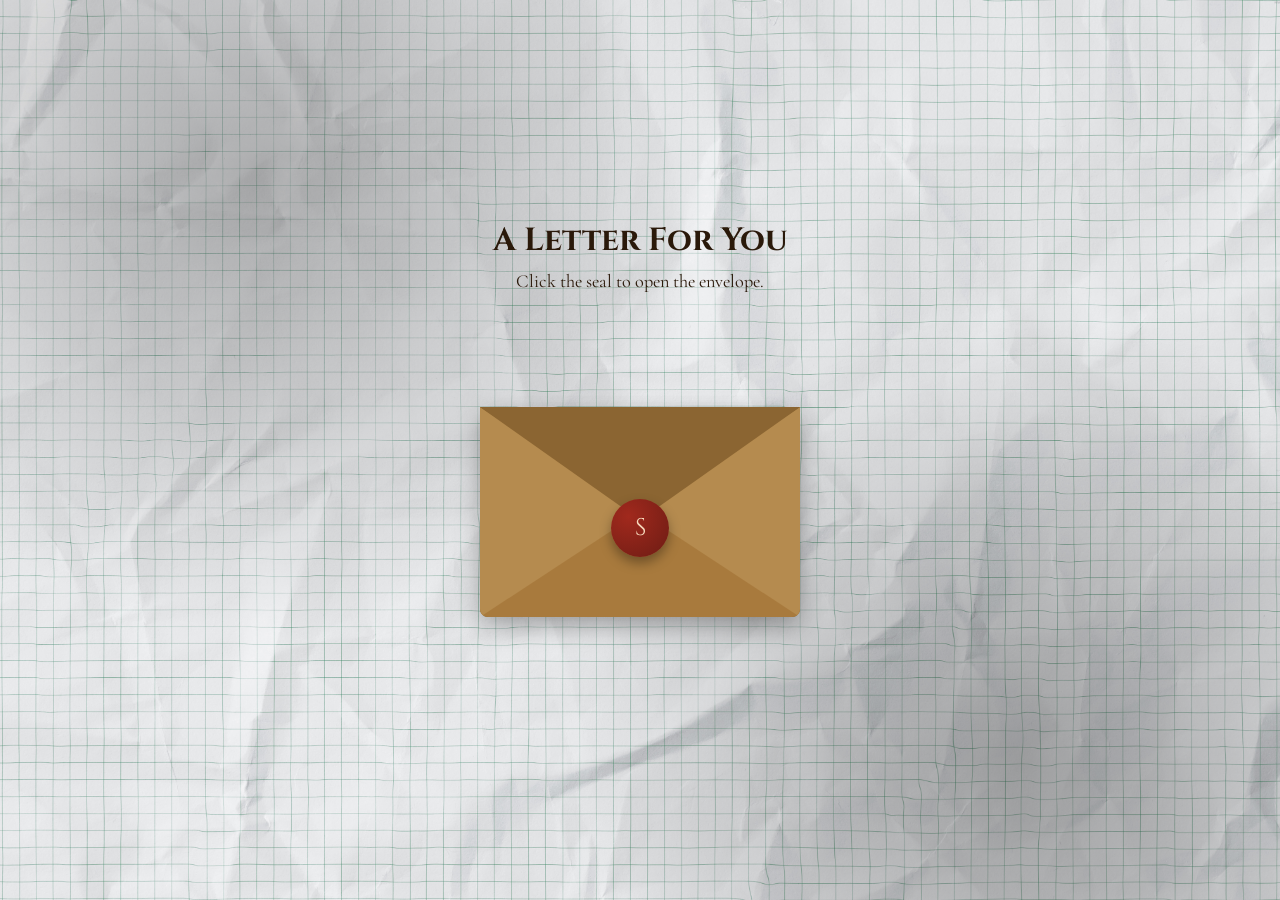
<file: shivani-download.html>
﻿<!DOCTYPE html>
<html lang="en">
<head>
  <meta charset="UTF-8">
  <meta name="viewport" content="width=device-width, initial-scale=1.0">
  <title>Shivani Secret Letter</title>
  <link rel="icon" href="images/fav.png" type="image/png">
  <link rel="stylesheet" href="shivani-download.css">
</head>
<body>
  <main class="scene">
    <h1 class="title">A Letter For You</h1>
    <p class="subtitle">Click the seal to open the envelope.</p>

    <div class="envlope-wrapper">
      <div id="envelope" class="close" aria-label="Envelope">
        <div class="front flap"></div>
        <div class="front pocket"></div>
        <div class="letter">
          <img class="letter-image" src="images/shivani.png" alt="Shivani">
          <div class="inner-heart" aria-hidden="true"></div>
        </div>
        <button id="seal-btn" class="seal" type="button" aria-label="Open with seal">S</button>
        <div class="hearts">
          <div class="heart a1"></div>
          <div class="heart a2"></div>
          <div class="heart a3"></div>
        </div>
      </div>
    </div>

    <div id="download-area" class="download-area" aria-live="polite">
      <button id="download-heart-btn" class="download-heart-btn" type="button" aria-label="Download image">
        <span class="download-heart" aria-hidden="true"></span>
      </button>
      <span style="font-size: 30px; font-weight: 800;">Click Me</span>
      <a id="download-link" href="images/shivani.png" download="shivani.png" hidden>Download Shivani</a>
    </div>
  </main>

  <script src="shivani-download.js"></script>
</body>
</html>
</file>
<file: shivani-download.css>
﻿@import url("https://fonts.googleapis.com/css2?family=Cinzel:wght@500;700&family=Cormorant+Garamond:wght@400;500;700&display=swap");

:root {
  --env: #b58b4f;
  --env2: #a87a3d;
  --env-flap: #8b6532;
  --bg-tint: #efe3c8;
  --heart: #982217;
  --seal-text: #f7d9bd;
  --env-border-radius: 8px;
  --env-width: 320px;
  --env-height: 210px;
  --heart-width: 16px;
}

* { box-sizing: border-box; }

body {
  margin: 0;
  min-height: 100vh;
  min-height: 100dvh;
  display: grid;
  place-items: center;
  font-family: "Cormorant Garamond", serif;
  color: #2a190a;
  background:
    radial-gradient(circle at 20% 20%, rgba(0, 0, 0, 0.28), transparent 36%),
    radial-gradient(circle at 80% 85%, rgba(0, 0, 0, 0.3), transparent 35%),
    url("images/bg.jpeg") center / cover no-repeat fixed;
  overflow-x: hidden;
}

.scene {
  width: min(760px, 94vw);
  text-align: center;
  padding: 22px;
  border-radius: 18px;
}

.title {
  margin: 0;
  font-family: "Cinzel", serif;
}

.subtitle {
  margin: 8px 0 10px;
  font-size: 1.14rem;
}

.envlope-wrapper {
  margin-top: -20px;
  height: calc(var(--env-height) + 145px);
}

#envelope {
  position: relative;
  width: var(--env-width);
  height: var(--env-height);
  border-bottom-left-radius: var(--env-border-radius);
  border-bottom-right-radius: var(--env-border-radius);
  margin-left: auto;
  margin-right: auto;
  top: 125px;
  background-color: var(--env-flap);
  box-shadow: 0 10px 24px rgba(0, 0, 0, 0.28);
}

.front {
  position: absolute;
  width: 0;
  height: 0;
  z-index: 3;
}

.flap {
  border-left: calc(var(--env-width) / 2) solid transparent;
  border-right: calc(var(--env-width) / 2) solid transparent;
  border-bottom: calc((var(--env-height) / 2) - 8px) solid transparent;
  border-top: calc((var(--env-height) / 2) + 8px) solid var(--env-flap);
  transform-origin: top;
  pointer-events: none;
}

.pocket {
  border-left: calc(var(--env-width) / 2) solid var(--env);
  border-right: calc(var(--env-width) / 2) solid var(--env);
  border-bottom: calc(var(--env-height) / 2) solid var(--env2);
  border-top: calc(var(--env-height) / 2) solid transparent;
  border-bottom-left-radius: var(--env-border-radius);
  border-bottom-right-radius: var(--env-border-radius);
}

.letter {
  position: relative;
  background-color: #fff7e8;
  width: 90%;
  margin-left: auto;
  margin-right: auto;
  height: 90%;
  top: 5%;
  border-radius: var(--env-border-radius);
  box-shadow: 0 2px 26px rgba(0, 0, 0, 0.12);
  z-index: 2;
}

.letter::after {
  content: "";
  position: absolute;
  inset: 0;
  background-image: linear-gradient(180deg, rgba(255, 255, 255, 0) 25%, rgba(227, 212, 186, 0.68) 55%, rgba(227, 212, 186, 0.96) 100%);
}

.letter-image {
  position: absolute;
  inset: 8px;
  width: calc(100% - 16px);
  height: calc(100% - 16px);
  object-fit: cover;
  border-radius: 5px;
  filter: blur(10px) saturate(0.92);
  opacity: 0;
  transition: opacity 0.35s ease;
}

.open .letter-image {
  opacity: 1;
}

.seal {
  position: absolute;
  left: 50%;
  top: 92px;
  transform: translateX(-50%);
  width: 58px;
  height: 58px;
  border-radius: 50%;
  background: radial-gradient(circle at 30% 30%, #a1291d, #6d1c14);
  color: var(--seal-text);
  display: grid;
  place-items: center;
  font-family: "Cinzel", serif;
  font-size: 1.5rem;
  box-shadow: 0 6px 12px rgba(0, 0, 0, 0.34);
  z-index: 6;
  border: 0;
  cursor: pointer;
  transition: transform 0.2s ease;
}

.seal:hover {
  transform: translateX(-50%) scale(1.04);
}

.seal:focus-visible {
  outline: 2px solid rgba(255, 240, 218, 0.7);
  outline-offset: 2px;
}

.open .flap {
  transform: rotateX(180deg);
  transition: transform 0.45s ease, z-index 0.6s;
  z-index: 1;
}

.close .flap {
  transform: rotateX(0deg);
  transition: transform 0.45s 0.6s ease, z-index 1s;
  z-index: 5;
}

.close .letter {
  transform: translateY(0);
  transition: transform 0.45s ease, z-index 1s;
  z-index: 1;
}

.open .letter {
  transform: translateY(calc(var(--env-height) / -3));
  transition: transform 0.45s 0.6s ease, z-index 0.6s;
  z-index: 2;
}

.open .seal {
  opacity: 0;
  transform: translateX(-50%) scale(0.75);
  transition: opacity 0.25s ease, transform 0.25s ease;
}

.close .seal {
  opacity: 1;
  transition: opacity 0.25s ease 0.35s, transform 0.25s ease 0.35s;
}

.inner-heart {
  position: absolute;
  left: 50%;
  top: 56%;
  width: 34px;
  height: 30px;
  transform: translate(-50%, -50%) scale(0);
  opacity: 0;
  transition: transform 0.35s ease, opacity 0.35s ease;
  z-index: 3;
}

.inner-heart::before,
.inner-heart::after {
  content: "";
  position: absolute;
  width: 18px;
  height: 28px;
  background: #b9211f;
  border-radius: 18px 18px 0 0;
}

.inner-heart::before {
  left: 17px;
  transform: rotate(-45deg);
  transform-origin: 0 100%;
}

.inner-heart::after {
  left: 0;
  transform: rotate(45deg);
  transform-origin: 100% 100%;
}

.open .inner-heart {
  transform: translate(-50%, -50%) scale(1.1);
  opacity: 1;
  animation: pulseHeart 1.2s ease-in-out infinite;
}

.hearts {
  position: absolute;
  top: calc(var(--env-height) / 2);
  left: 0;
  right: 0;
  z-index: 2;
}

.heart {
  position: absolute;
  bottom: 0;
  right: 10%;
  pointer-events: none;
}

.heart::before,
.heart::after {
  position: absolute;
  content: "";
  left: var(--heart-width);
  top: 0;
  width: var(--heart-width);
  height: calc(var(--heart-width) * 1.6);
  background: var(--heart);
  border-radius: var(--heart-width) var(--heart-width) 0 0;
  transform: rotate(-45deg);
  transform-origin: 0 100%;
  pointer-events: none;
}

.heart::after {
  left: 0;
  transform: rotate(45deg);
  transform-origin: 100% 100%;
}

.close .heart {
  opacity: 0;
  animation: none;
}

.a1 {
  left: 20%;
  transform: scale(0.6);
  opacity: 1;
  animation: slideUp 4s linear 1, sideSway 2s ease-in-out 4 alternate;
  animation-fill-mode: forwards;
  animation-delay: 0.7s;
}

.a2 {
  left: 55%;
  transform: scale(1);
  opacity: 1;
  animation: slideUp 5s linear 1, sideSway 4s ease-in-out 2 alternate;
  animation-fill-mode: forwards;
  animation-delay: 0.7s;
}

.a3 {
  left: 10%;
  transform: scale(0.8);
  opacity: 1;
  animation: slideUp 7s linear 1, sideSway 2s ease-in-out 6 alternate;
  animation-fill-mode: forwards;
  animation-delay: 0.7s;
}

@keyframes slideUp {
  0% { top: 0; }
  100% { top: -500px; }
}

@keyframes sideSway {
  0% { margin-left: 0; }
  100% { margin-left: 42px; }
}

.download-area {
  margin-top: 6px;
  display: inline-flex;
  align-items: center;
  gap: 8px;
  opacity: 0;
  transform: translateY(10px);
  pointer-events: none;
  transition: opacity 0.35s ease, transform 0.35s ease;
}

.download-area.show {
  opacity: 1;
  transform: translateY(0);
  pointer-events: auto;
}

.download-heart-btn {
  border: 0;
  background: transparent;
  padding: 2px;
  cursor: pointer;
}

.download-heart {
  width: 30px;
  height: 26px;
  position: relative;
  display: block;
  transform: rotate(-4deg) scale(0.2);
  opacity: 0;
}

.download-area.show .download-heart {
  opacity: 1;
  transform: rotate(-4deg) scale(1);
  transition: transform 0.45s ease, opacity 0.45s ease;
  animation: pulseHeart 1s ease-in-out infinite;
}

.download-heart::before,
.download-heart::after {
  content: "";
  position: absolute;
  width: 16px;
  height: 26px;
  background: #b3201b;
  border-radius: 16px 16px 0 0;
}

.download-heart::before {
  left: 14px;
  transform: rotate(-45deg);
  transform-origin: 0 100%;
}

.download-heart::after {
  left: 0;
  transform: rotate(45deg);
  transform-origin: 100% 100%;
}

.download-text {
  border-bottom: 1px dashed rgba(86, 56, 23, 0.5);
  padding-bottom: 2px;
  color: #6d431b;
  font-family: "Cinzel", serif;
  font-size: 1.15rem;
}

@keyframes pulseHeart {
  0%, 100% { transform: rotate(-4deg) scale(1); }
  50% { transform: rotate(-4deg) scale(1.15); }
}

@media (max-width: 560px) {
  :root {
    --env-width: 280px;
    --env-height: 186px;
  }

  .envlope-wrapper {
    height: calc(var(--env-height) + 120px);
  }

  #envelope {
    top: 96px;
  }

  .seal {
    top: 78px;
    width: 50px;
    height: 50px;
  }

  .subtitle {
    font-size: 1.02rem;
  }

  .scene {
    width: 96vw;
    padding: 14px 10px 18px;
  }

  .download-text {
    font-size: 1.02rem;
  }
}
</file>
